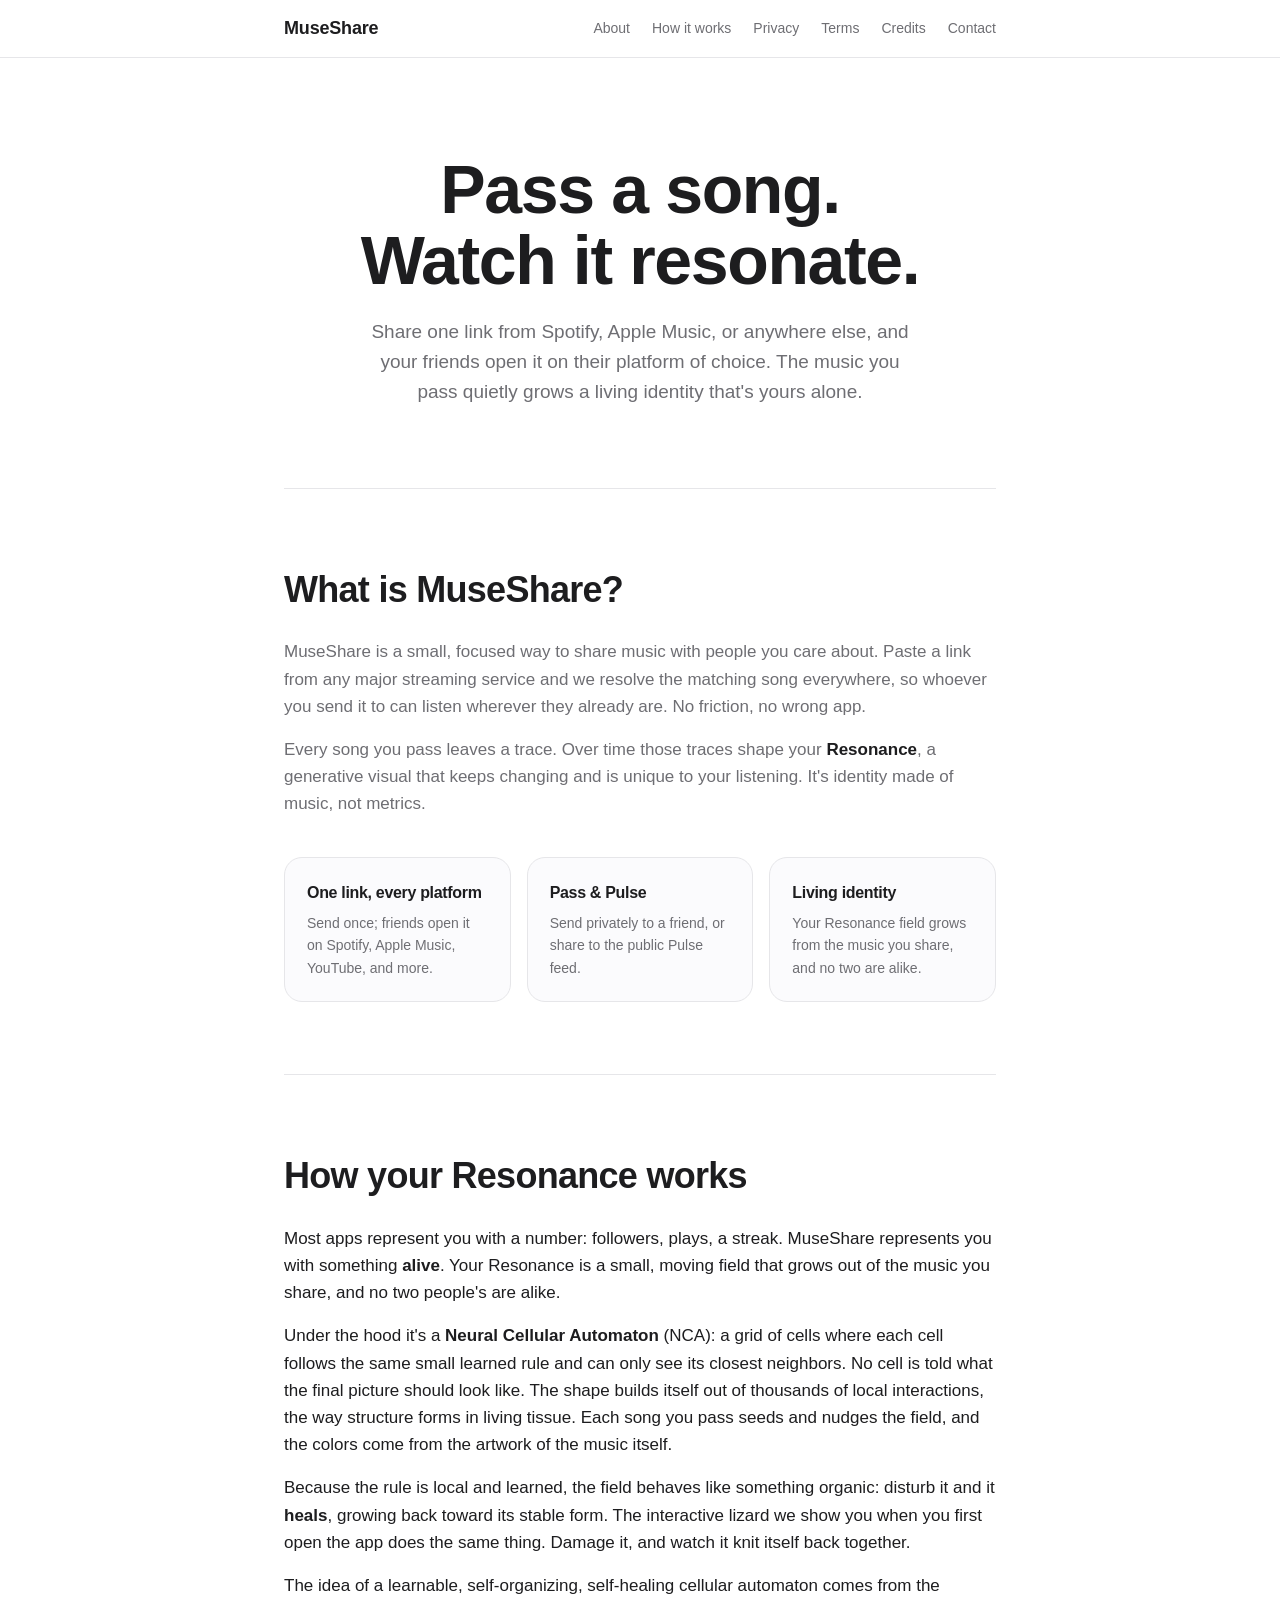
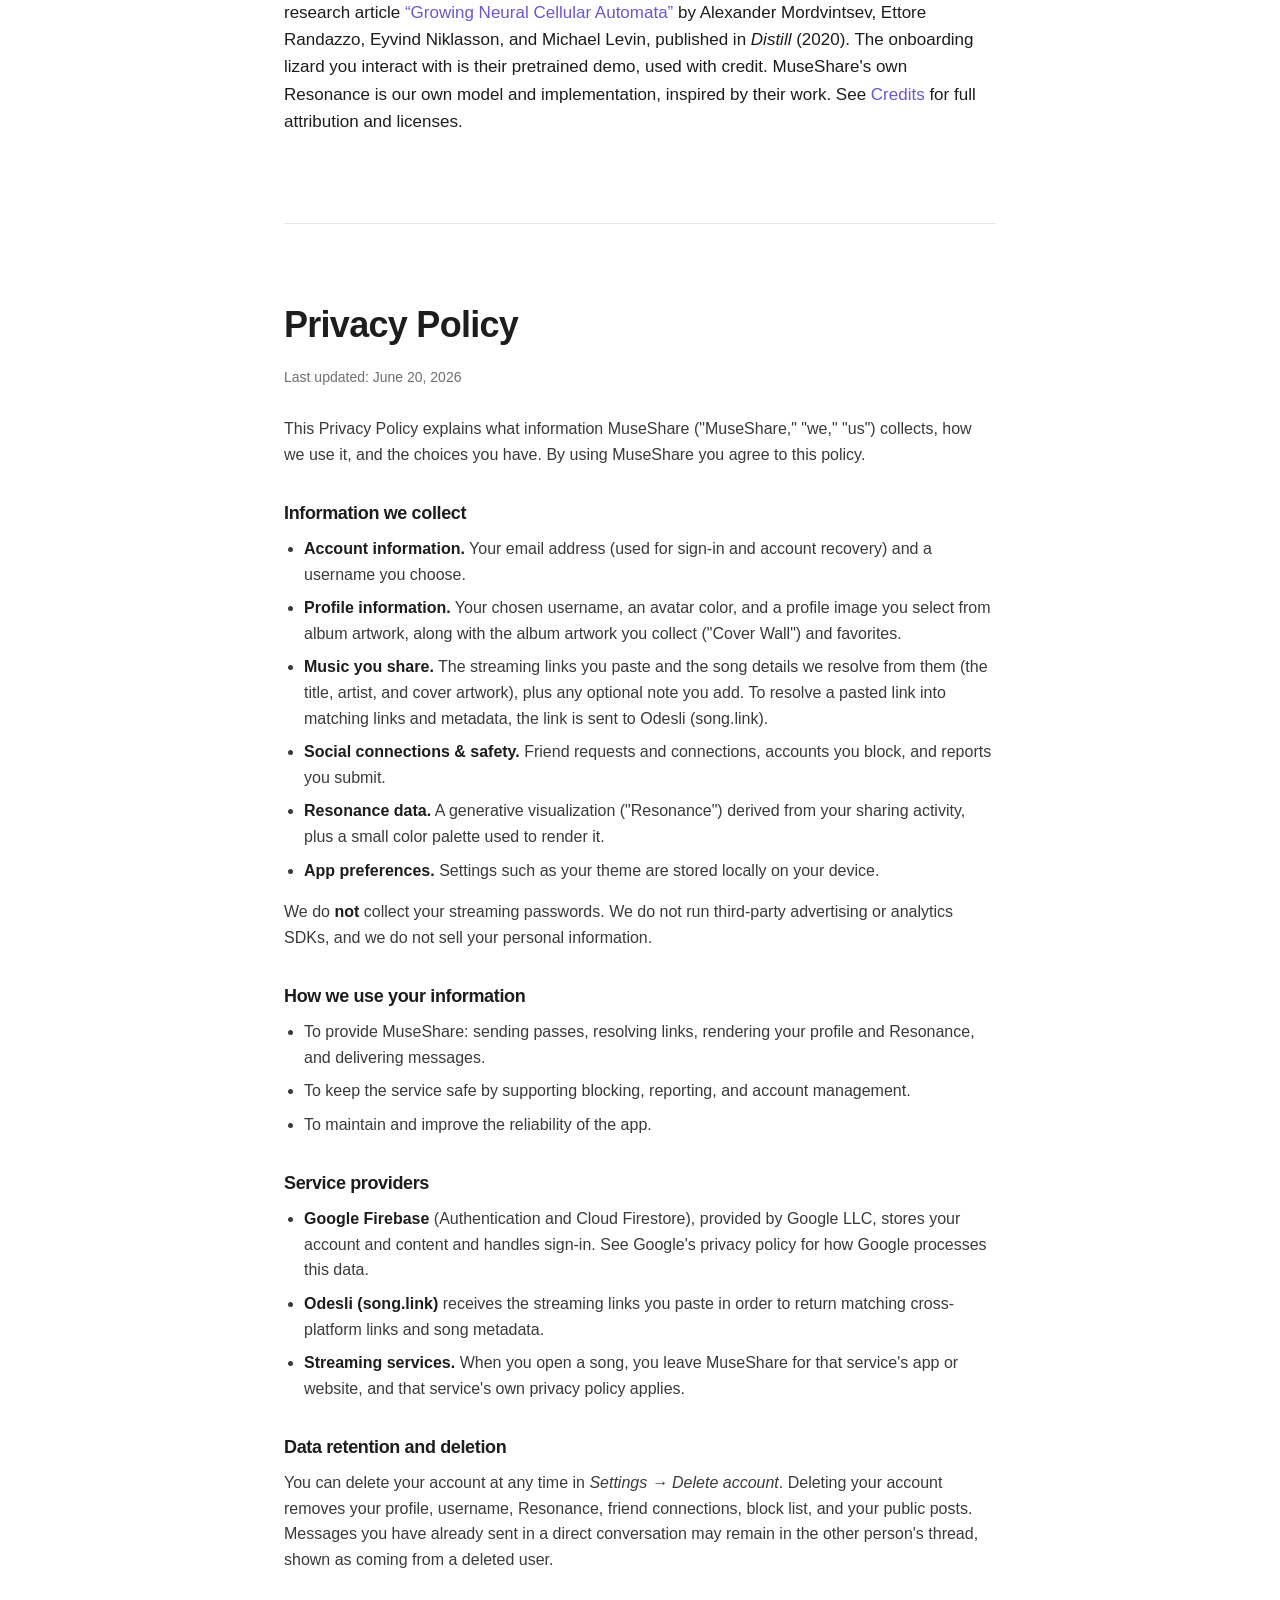
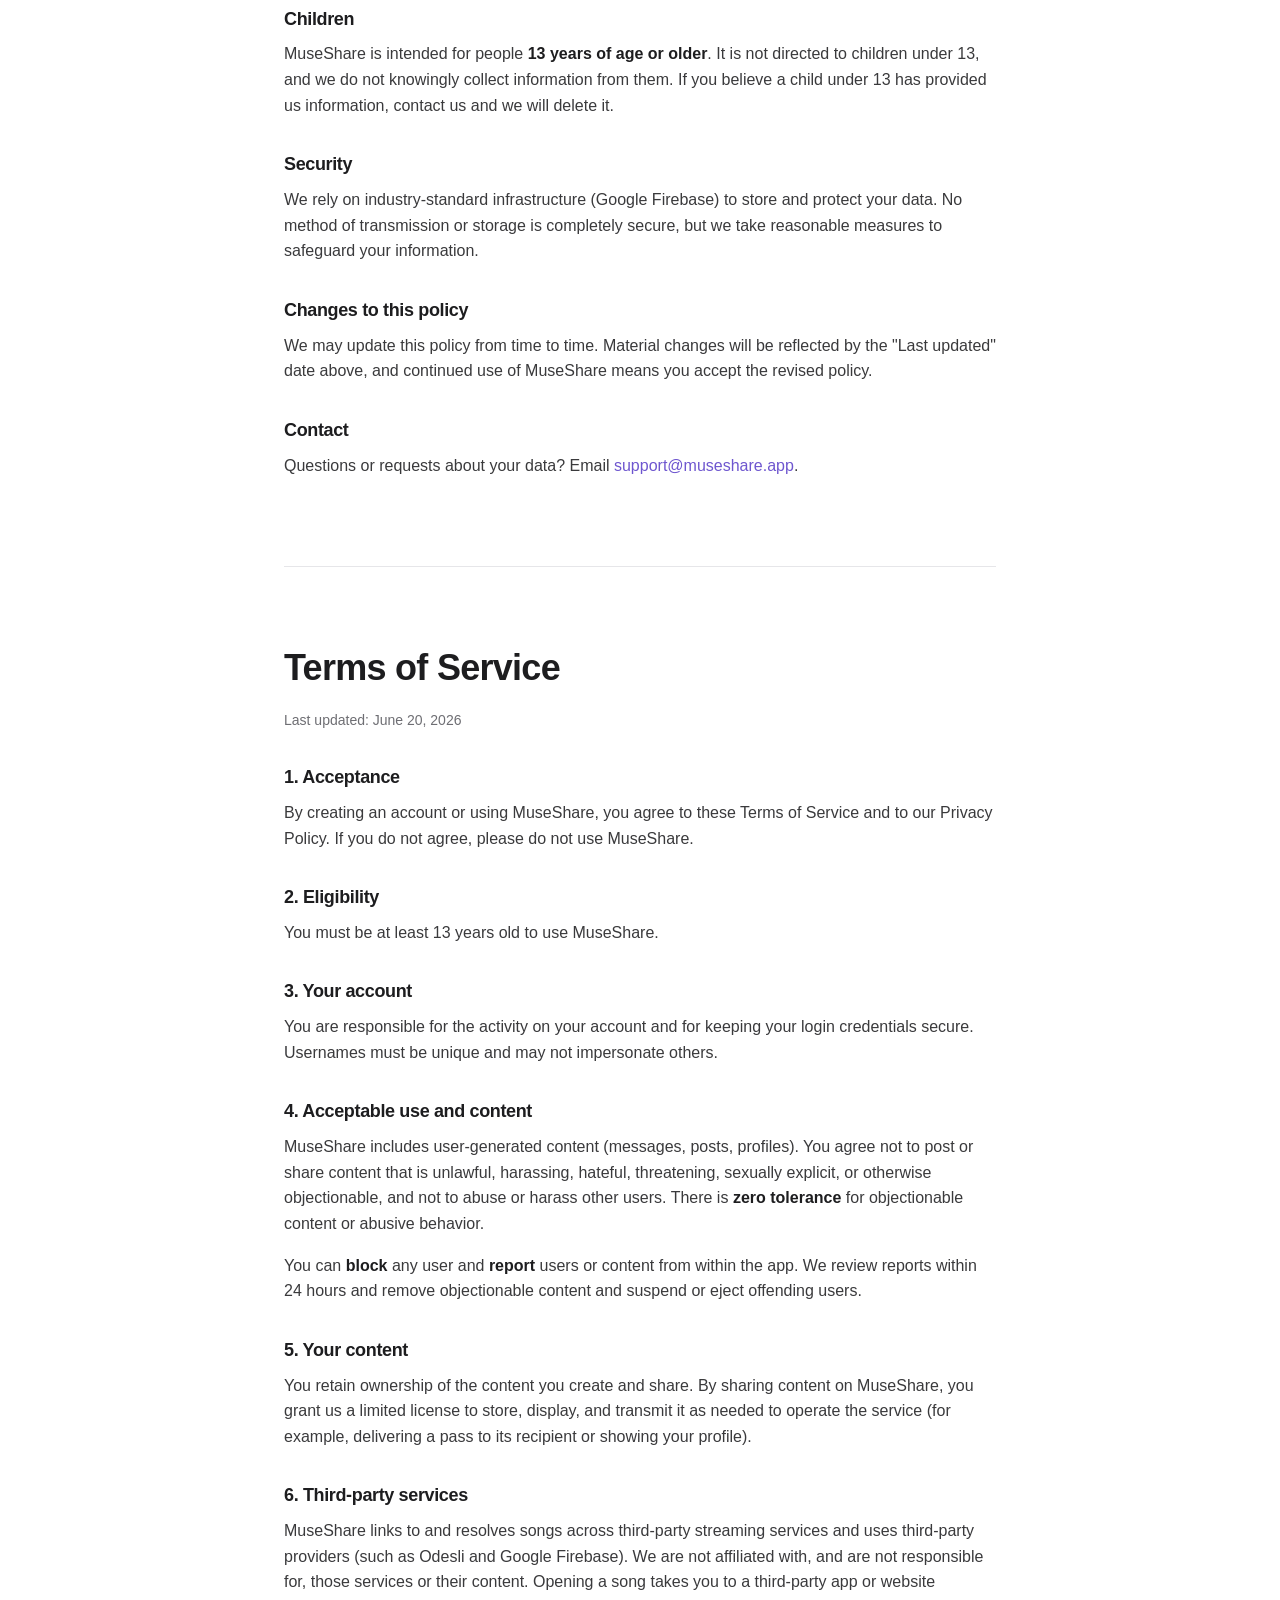
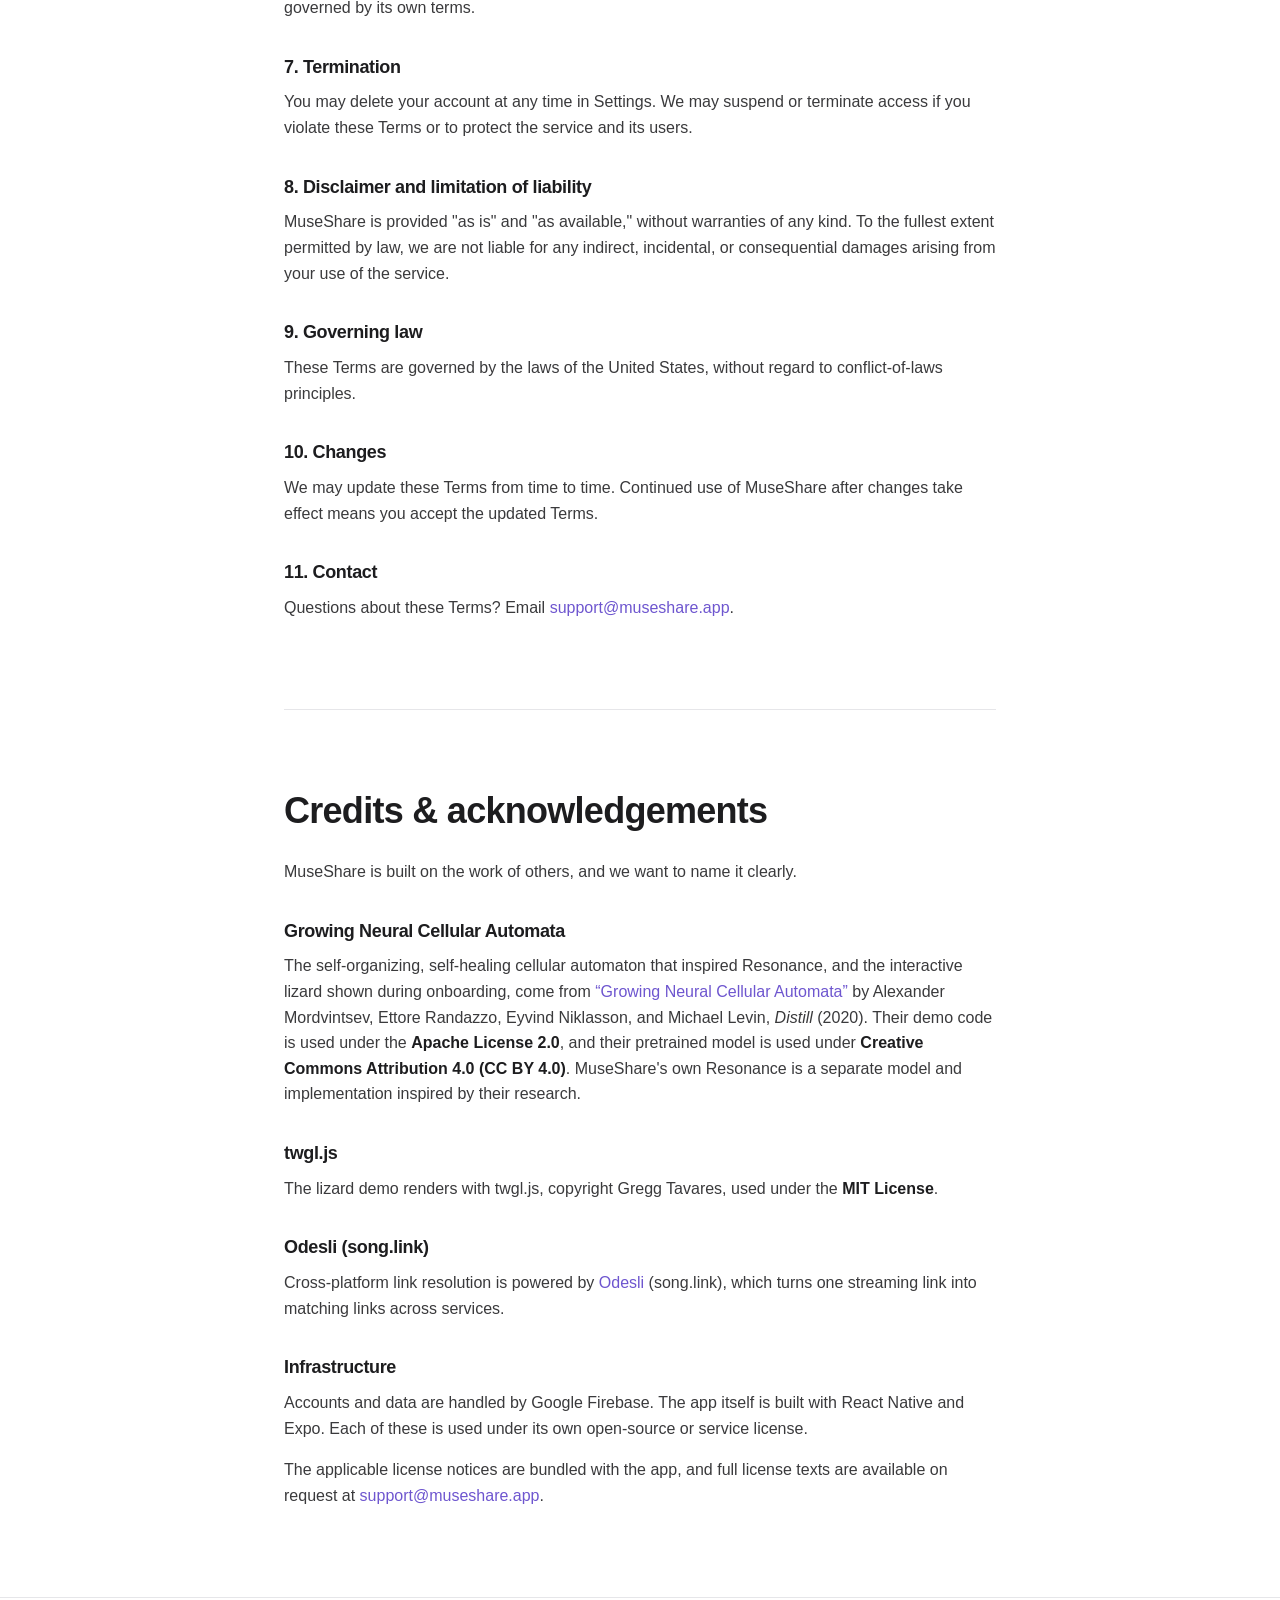
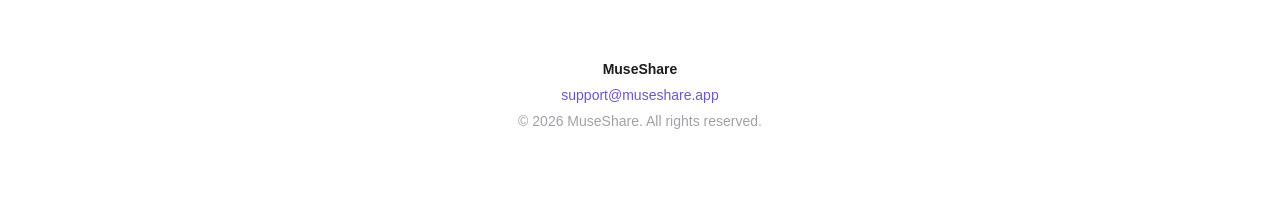
<file: index.html>
<!DOCTYPE html>
<html lang="en">
<head>
  <meta charset="UTF-8" />
  <meta name="viewport" content="width=device-width, initial-scale=1.0" />
  <title>MuseShare. Pass a song, watch it resonate.</title>
  <meta
    name="description"
    content="MuseShare lets you pass one song link and your friends open it on their platform of choice, while your shared music grows a living identity."
  />
  <link rel="stylesheet" href="style.css" />
</head>
<body>
  <header class="nav">
    <div class="nav-inner">
      <a class="wordmark" href="#top">MuseShare</a>
      <nav class="nav-links">
        <a href="#about">About</a>
        <a href="#how-it-works">How it works</a>
        <a href="#privacy">Privacy</a>
        <a href="#terms">Terms</a>
        <a href="#credits">Credits</a>
        <a href="#contact">Contact</a>
      </nav>
    </div>
  </header>

  <main id="top">
    <!-- Hero -->
    <section class="hero">
      <h1>Pass a song.<br />Watch it resonate.</h1>
      <p class="hero-sub">
        Share one link from Spotify, Apple Music, or anywhere else, and your
        friends open it on their platform of choice. The music you pass quietly
        grows a living identity that's yours alone.
      </p>
    </section>

    <!-- About -->
    <section id="about" class="section">
      <h2>What is MuseShare?</h2>
      <p>
        MuseShare is a small, focused way to share music with people you care about.
        Paste a link from any major streaming service and we resolve the matching
        song everywhere, so whoever you send it to can listen wherever they already
        are. No friction, no wrong app.
      </p>
      <p>
        Every song you pass leaves a trace. Over time those traces shape your
        <strong>Resonance</strong>, a generative visual that keeps changing and is
        unique to your listening. It's identity made of music, not metrics.
      </p>
      <div class="feature-grid">
        <div class="feature">
          <h3>One link, every platform</h3>
          <p>Send once; friends open it on Spotify, Apple Music, YouTube, and more.</p>
        </div>
        <div class="feature">
          <h3>Pass &amp; Pulse</h3>
          <p>Send privately to a friend, or share to the public Pulse feed.</p>
        </div>
        <div class="feature">
          <h3>Living identity</h3>
          <p>Your Resonance field grows from the music you share, and no two are alike.</p>
        </div>
      </div>
    </section>

    <!-- How it works -->
    <section id="how-it-works" class="section">
      <h2>How your Resonance works</h2>
      <p>
        Most apps represent you with a number: followers, plays, a streak.
        MuseShare represents you with something <strong>alive</strong>. Your
        Resonance is a small, moving field that grows out of the music you share,
        and no two people's are alike.
      </p>
      <p>
        Under the hood it's a <strong>Neural Cellular Automaton</strong> (NCA): a
        grid of cells where each cell follows the same small learned rule and can
        only see its closest neighbors. No cell is told what the final picture
        should look like. The shape builds itself out of thousands of local
        interactions, the way structure forms in living tissue. Each song you pass
        seeds and nudges the field, and the colors come from the artwork of the
        music itself.
      </p>
      <p>
        Because the rule is local and learned, the field behaves like something
        organic: disturb it and it <strong>heals</strong>, growing back toward its
        stable form. The interactive lizard we show you when you first open the app
        does the same thing. Damage it, and watch it knit itself back together.
      </p>
      <p>
        The idea of a learnable, self-organizing, self-healing cellular automaton
        comes from the research article
        <a href="https://distill.pub/2020/growing-ca/" target="_blank" rel="noopener">
          “Growing Neural Cellular Automata”</a>
        by Alexander Mordvintsev, Ettore Randazzo, Eyvind Niklasson, and Michael
        Levin, published in <em>Distill</em> (2020). The onboarding lizard you
        interact with is their pretrained demo, used with credit. MuseShare's own
        Resonance is our own model and implementation, inspired by their work. See
        <a href="#credits">Credits</a> for full attribution and licenses.
      </p>
    </section>

    <!-- Privacy -->
    <section id="privacy" class="section legal">
      <h2>Privacy Policy</h2>
      <p class="updated">Last updated: June 20, 2026</p>

      <p>
        This Privacy Policy explains what information MuseShare ("MuseShare," "we,"
        "us") collects, how we use it, and the choices you have. By using MuseShare
        you agree to this policy.
      </p>

      <h3>Information we collect</h3>
      <ul>
        <li><strong>Account information.</strong> Your email address (used for sign-in and account recovery) and a username you choose.</li>
        <li><strong>Profile information.</strong> Your chosen username, an avatar color, and a profile image you select from album artwork, along with the album artwork you collect ("Cover Wall") and favorites.</li>
        <li><strong>Music you share.</strong> The streaming links you paste and the song details we resolve from them (the title, artist, and cover artwork), plus any optional note you add. To resolve a pasted link into matching links and metadata, the link is sent to Odesli (song.link).</li>
        <li><strong>Social connections &amp; safety.</strong> Friend requests and connections, accounts you block, and reports you submit.</li>
        <li><strong>Resonance data.</strong> A generative visualization ("Resonance") derived from your sharing activity, plus a small color palette used to render it.</li>
        <li><strong>App preferences.</strong> Settings such as your theme are stored locally on your device.</li>
      </ul>
      <p>
        We do <strong>not</strong> collect your streaming passwords. We do not run
        third-party advertising or analytics SDKs, and we do not sell your personal
        information.
      </p>

      <h3>How we use your information</h3>
      <ul>
        <li>To provide MuseShare: sending passes, resolving links, rendering your profile and Resonance, and delivering messages.</li>
        <li>To keep the service safe by supporting blocking, reporting, and account management.</li>
        <li>To maintain and improve the reliability of the app.</li>
      </ul>

      <h3>Service providers</h3>
      <ul>
        <li><strong>Google Firebase</strong> (Authentication and Cloud Firestore), provided by Google LLC, stores your account and content and handles sign-in. See Google's privacy policy for how Google processes this data.</li>
        <li><strong>Odesli (song.link)</strong> receives the streaming links you paste in order to return matching cross-platform links and song metadata.</li>
        <li><strong>Streaming services.</strong> When you open a song, you leave MuseShare for that service's app or website, and that service's own privacy policy applies.</li>
      </ul>

      <h3>Data retention and deletion</h3>
      <p>
        You can delete your account at any time in <em>Settings → Delete account</em>.
        Deleting your account removes your profile, username, Resonance, friend
        connections, block list, and your public posts. Messages you have already
        sent in a direct conversation may remain in the other person's thread, shown
        as coming from a deleted user.
      </p>

      <h3>Children</h3>
      <p>
        MuseShare is intended for people <strong>13 years of age or older</strong>.
        It is not directed to children under 13, and we do not knowingly collect
        information from them. If you believe a child under 13 has provided us
        information, contact us and we will delete it.
      </p>

      <h3>Security</h3>
      <p>
        We rely on industry-standard infrastructure (Google Firebase) to store and
        protect your data. No method of transmission or storage is completely secure,
        but we take reasonable measures to safeguard your information.
      </p>

      <h3>Changes to this policy</h3>
      <p>
        We may update this policy from time to time. Material changes will be
        reflected by the "Last updated" date above, and continued use of MuseShare
        means you accept the revised policy.
      </p>

      <h3>Contact</h3>
      <p>
        Questions or requests about your data? Email
        <a href="mailto:support@museshare.app">support@museshare.app</a>.
      </p>
    </section>

    <!-- Terms -->
    <section id="terms" class="section legal">
      <h2>Terms of Service</h2>
      <p class="updated">Last updated: June 20, 2026</p>

      <h3>1. Acceptance</h3>
      <p>
        By creating an account or using MuseShare, you agree to these Terms of
        Service and to our Privacy Policy. If you do not agree, please do not use
        MuseShare.
      </p>

      <h3>2. Eligibility</h3>
      <p>You must be at least 13 years old to use MuseShare.</p>

      <h3>3. Your account</h3>
      <p>
        You are responsible for the activity on your account and for keeping your
        login credentials secure. Usernames must be unique and may not impersonate
        others.
      </p>

      <h3>4. Acceptable use and content</h3>
      <p>
        MuseShare includes user-generated content (messages, posts, profiles). You
        agree not to post or share content that is unlawful, harassing, hateful,
        threatening, sexually explicit, or otherwise objectionable, and not to abuse
        or harass other users. There is <strong>zero tolerance</strong> for
        objectionable content or abusive behavior.
      </p>
      <p>
        You can <strong>block</strong> any user and <strong>report</strong> users or
        content from within the app. We review reports within 24 hours and remove
        objectionable content and suspend or eject offending users.
      </p>

      <h3>5. Your content</h3>
      <p>
        You retain ownership of the content you create and share. By sharing content
        on MuseShare, you grant us a limited license to store, display, and transmit
        it as needed to operate the service (for example, delivering a pass to its
        recipient or showing your profile).
      </p>

      <h3>6. Third-party services</h3>
      <p>
        MuseShare links to and resolves songs across third-party streaming services
        and uses third-party providers (such as Odesli and Google Firebase). We are
        not affiliated with, and are not responsible for, those services or their
        content. Opening a song takes you to a third-party app or website governed by
        its own terms.
      </p>

      <h3>7. Termination</h3>
      <p>
        You may delete your account at any time in Settings. We may suspend or
        terminate access if you violate these Terms or to protect the service and its
        users.
      </p>

      <h3>8. Disclaimer and limitation of liability</h3>
      <p>
        MuseShare is provided "as is" and "as available," without warranties of any
        kind. To the fullest extent permitted by law, we are not liable for any
        indirect, incidental, or consequential damages arising from your use of the
        service.
      </p>

      <h3>9. Governing law</h3>
      <p>
        These Terms are governed by the laws of the United States, without
        regard to conflict-of-laws principles.
      </p>

      <h3>10. Changes</h3>
      <p>
        We may update these Terms from time to time. Continued use of MuseShare after
        changes take effect means you accept the updated Terms.
      </p>

      <h3>11. Contact</h3>
      <p>
        Questions about these Terms? Email
        <a href="mailto:support@museshare.app">support@museshare.app</a>.
      </p>
    </section>

    <!-- Credits -->
    <section id="credits" class="section legal">
      <h2>Credits &amp; acknowledgements</h2>
      <p>
        MuseShare is built on the work of others, and we want to name it clearly.
      </p>

      <h3>Growing Neural Cellular Automata</h3>
      <p>
        The self-organizing, self-healing cellular automaton that inspired
        Resonance, and the interactive lizard shown during onboarding, come from
        <a href="https://distill.pub/2020/growing-ca/" target="_blank" rel="noopener">“Growing
        Neural Cellular Automata”</a> by Alexander Mordvintsev, Ettore Randazzo,
        Eyvind Niklasson, and Michael Levin, <em>Distill</em> (2020). Their demo
        code is used under the <strong>Apache License 2.0</strong>, and their
        pretrained model is used under
        <strong>Creative Commons Attribution 4.0 (CC&nbsp;BY&nbsp;4.0)</strong>.
        MuseShare's own Resonance is a separate model and implementation inspired
        by their research.
      </p>

      <h3>twgl.js</h3>
      <p>
        The lizard demo renders with twgl.js, copyright Gregg Tavares, used under
        the <strong>MIT License</strong>.
      </p>

      <h3>Odesli (song.link)</h3>
      <p>
        Cross-platform link resolution is powered by
        <a href="https://odesli.co" target="_blank" rel="noopener">Odesli</a>
        (song.link), which turns one streaming link into matching links across
        services.
      </p>

      <h3>Infrastructure</h3>
      <p>
        Accounts and data are handled by Google Firebase. The app itself is built
        with React Native and Expo. Each of these is used under its own
        open-source or service license.
      </p>

      <p>
        The applicable license notices are bundled with the app, and full license
        texts are available on request at
        <a href="mailto:support@museshare.app">support@museshare.app</a>.
      </p>
    </section>
  </main>

  <footer id="contact" class="footer">
    <p class="footer-mark">MuseShare</p>
    <p>
      <a href="mailto:support@museshare.app">support@museshare.app</a>
    </p>
    <p class="footer-fine">© 2026 MuseShare. All rights reserved.</p>
  </footer>
</body>
</html>
</file>
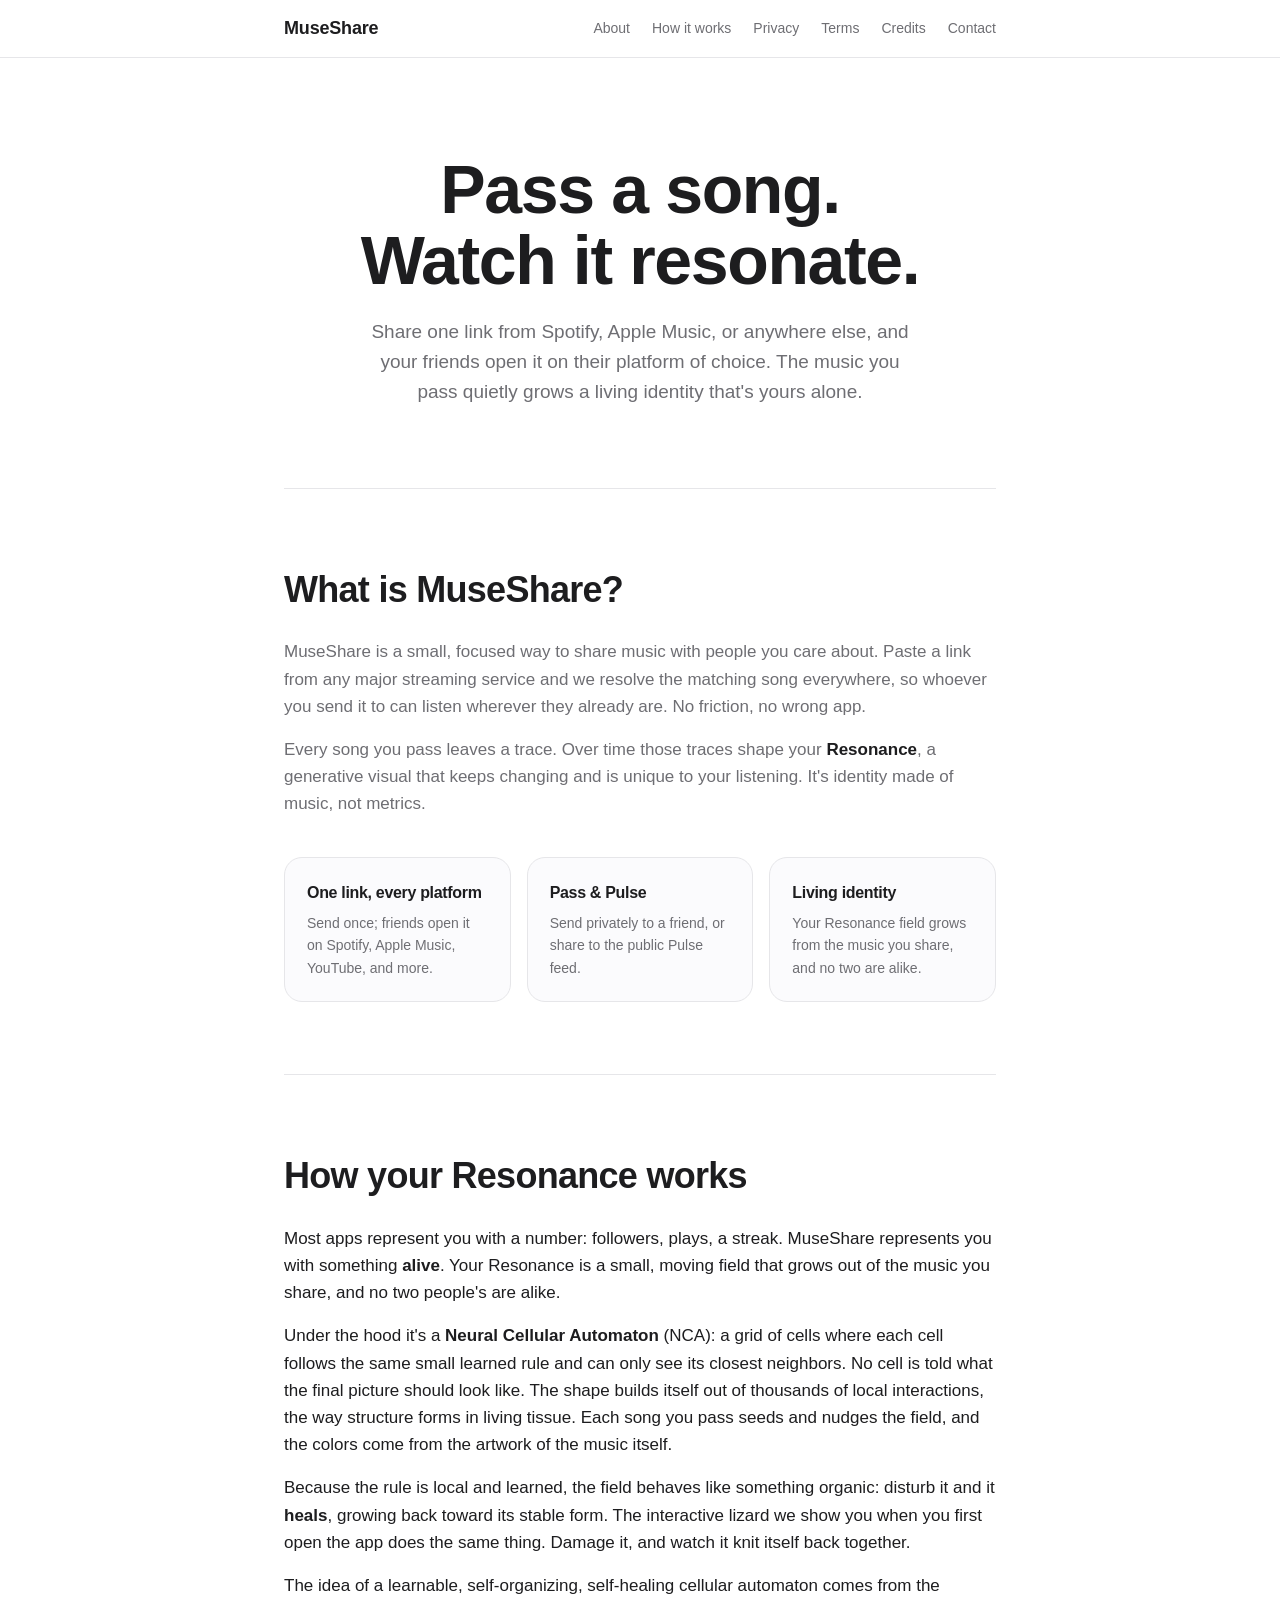
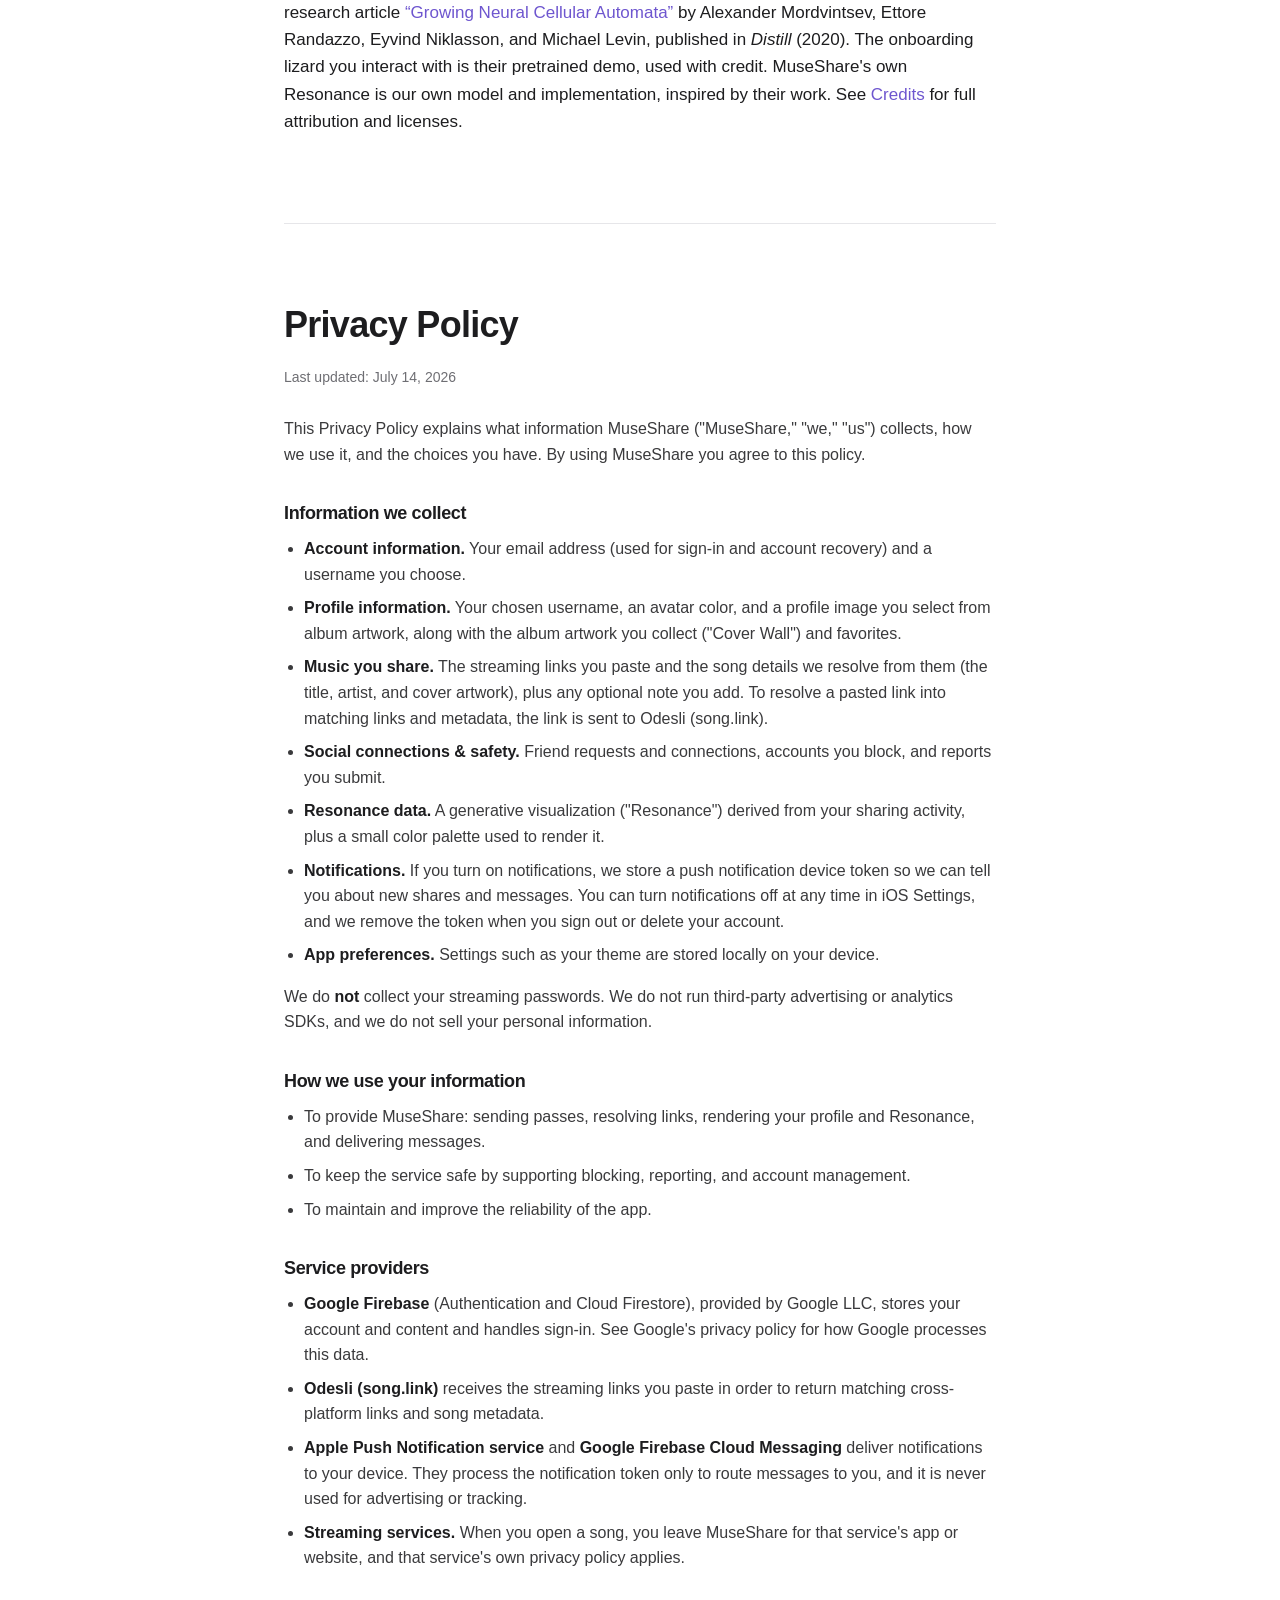
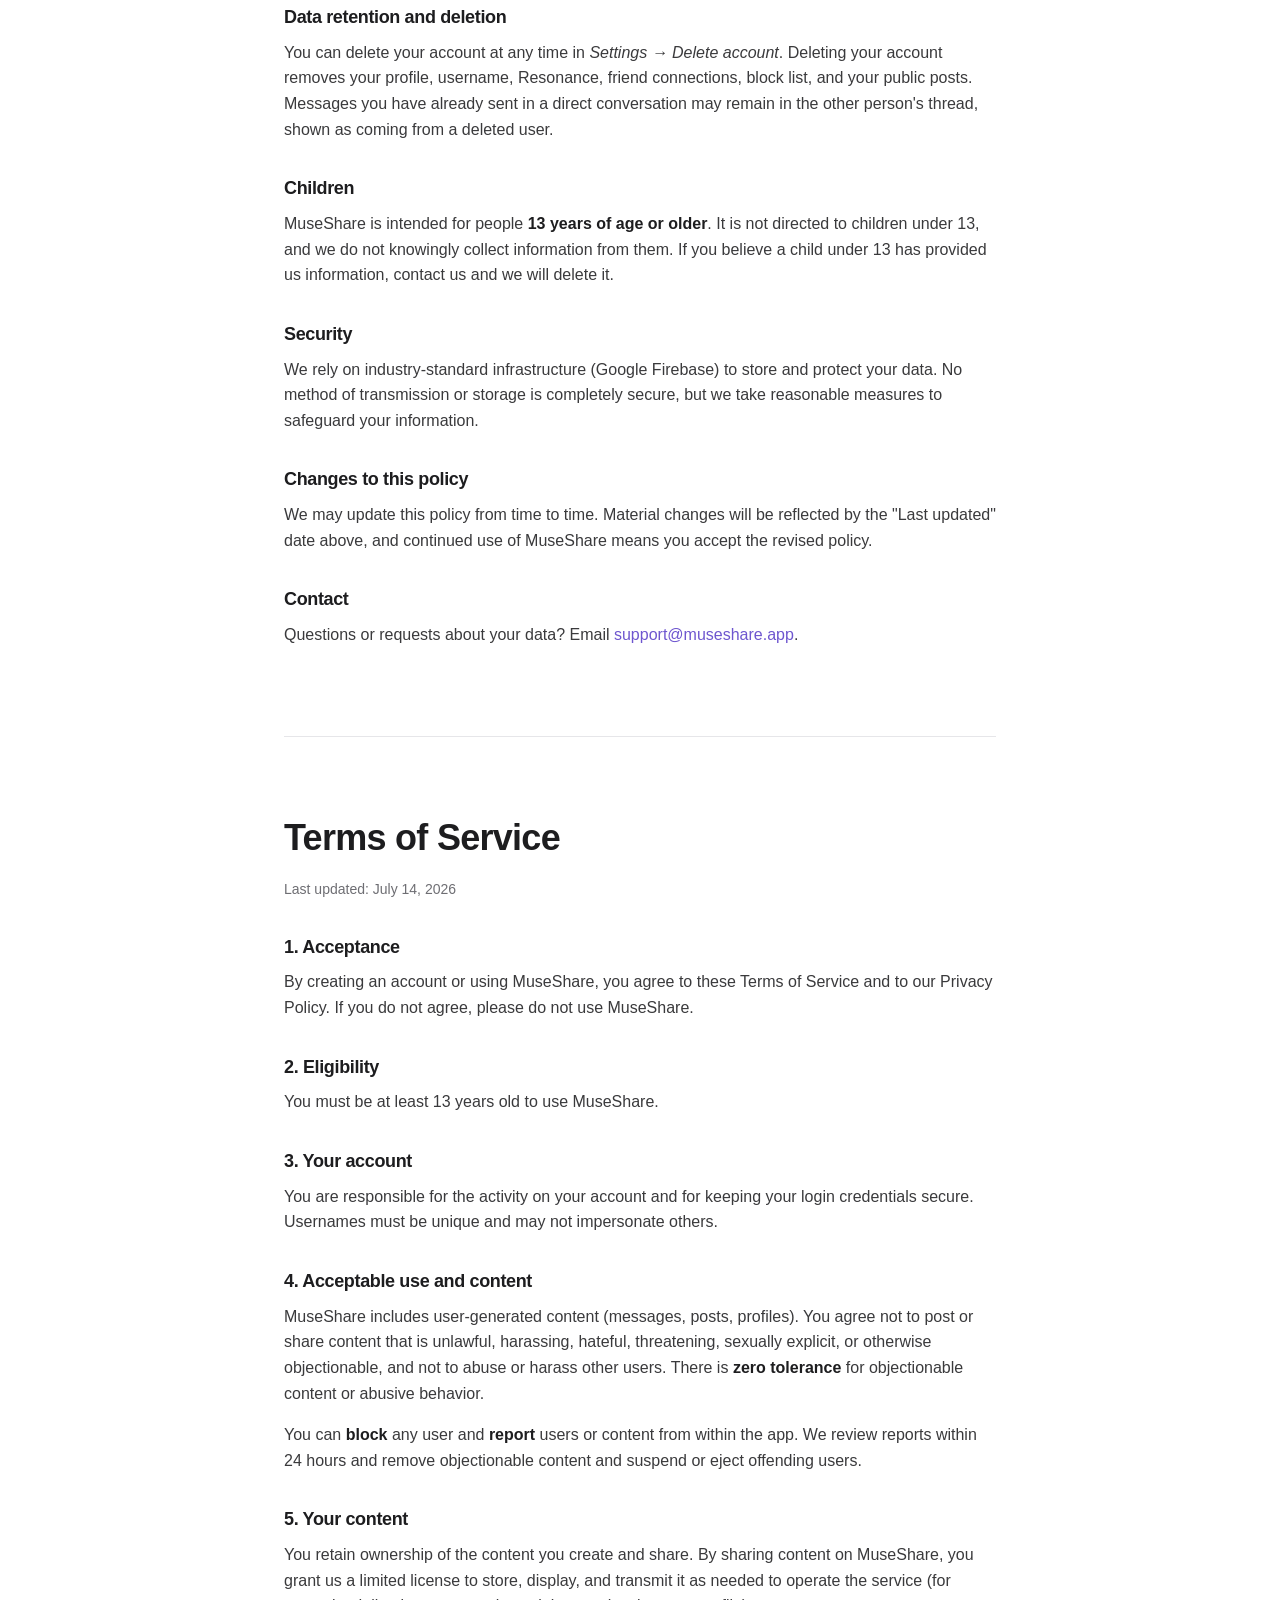
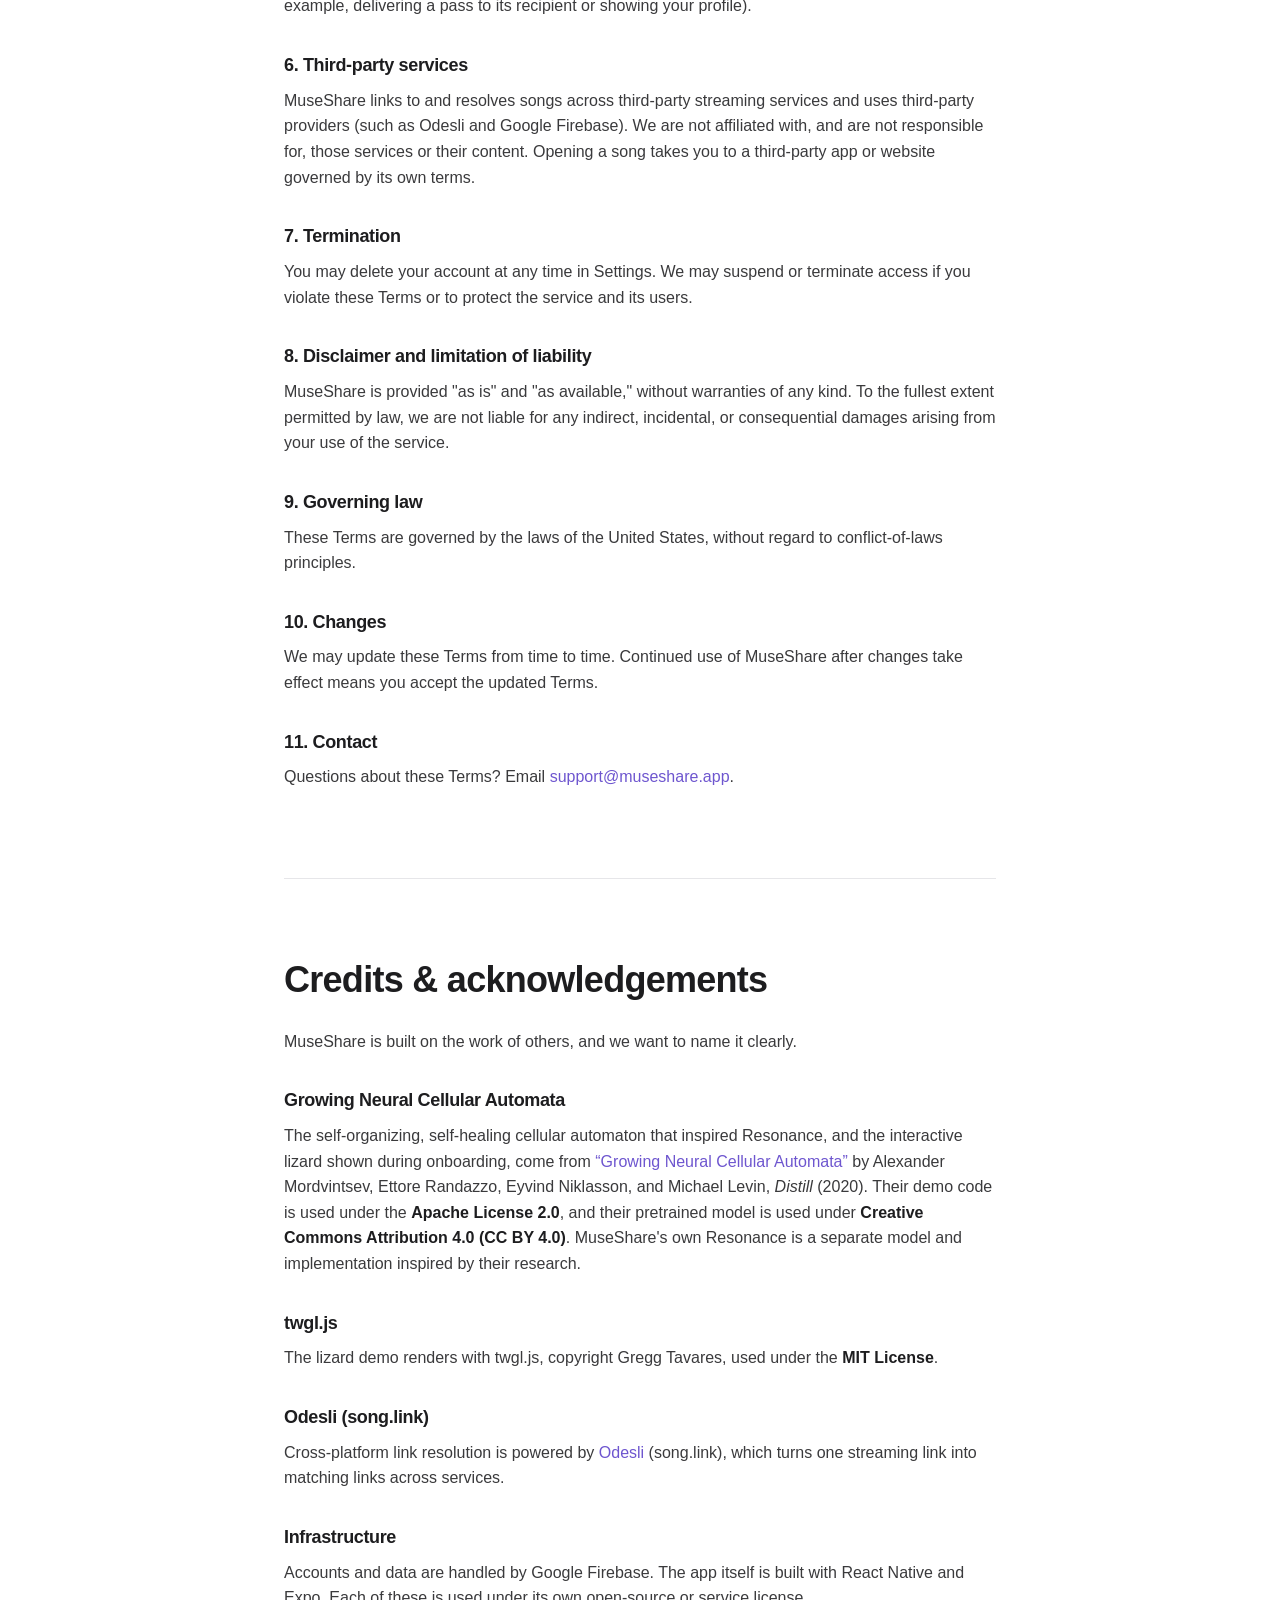
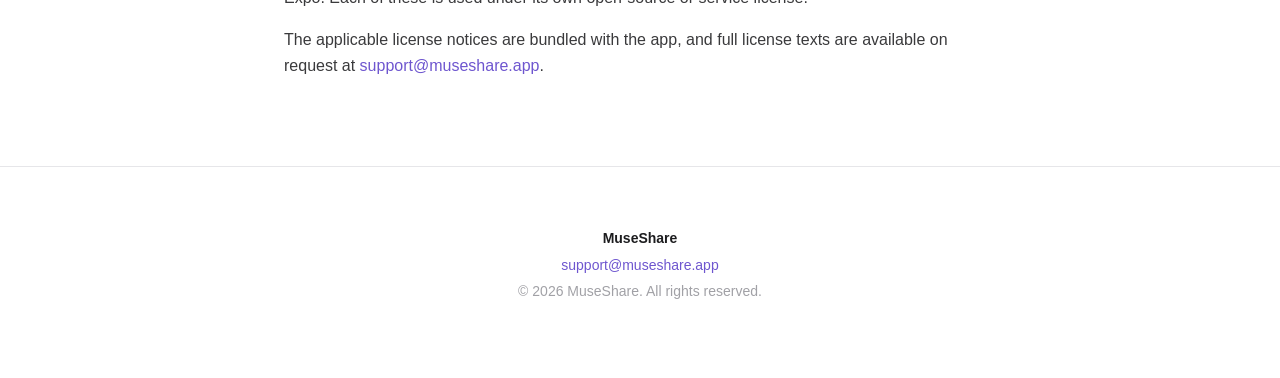
<file: index copy.html>
<!DOCTYPE html>
<html lang="en">
<head>
  <meta charset="UTF-8" />
  <meta name="viewport" content="width=device-width, initial-scale=1.0" />
  <title>MuseShare. Pass a song, watch it resonate.</title>
  <meta
    name="description"
    content="MuseShare lets you pass one song link and your friends open it on their platform of choice, while your shared music grows a living identity."
  />
  <link rel="stylesheet" href="style.css" />
</head>
<body>
  <header class="nav">
    <div class="nav-inner">
      <a class="wordmark" href="#top">MuseShare</a>
      <nav class="nav-links">
        <a href="#about">About</a>
        <a href="#how-it-works">How it works</a>
        <a href="#privacy">Privacy</a>
        <a href="#terms">Terms</a>
        <a href="#credits">Credits</a>
        <a href="#contact">Contact</a>
      </nav>
    </div>
  </header>

  <main id="top">
    <!-- Hero -->
    <section class="hero">
      <h1>Pass a song.<br />Watch it resonate.</h1>
      <p class="hero-sub">
        Share one link from Spotify, Apple Music, or anywhere else, and your
        friends open it on their platform of choice. The music you pass quietly
        grows a living identity that's yours alone.
      </p>
    </section>

    <!-- About -->
    <section id="about" class="section">
      <h2>What is MuseShare?</h2>
      <p>
        MuseShare is a small, focused way to share music with people you care about.
        Paste a link from any major streaming service and we resolve the matching
        song everywhere, so whoever you send it to can listen wherever they already
        are. No friction, no wrong app.
      </p>
      <p>
        Every song you pass leaves a trace. Over time those traces shape your
        <strong>Resonance</strong>, a generative visual that keeps changing and is
        unique to your listening. It's identity made of music, not metrics.
      </p>
      <div class="feature-grid">
        <div class="feature">
          <h3>One link, every platform</h3>
          <p>Send once; friends open it on Spotify, Apple Music, YouTube, and more.</p>
        </div>
        <div class="feature">
          <h3>Pass &amp; Pulse</h3>
          <p>Send privately to a friend, or share to the public Pulse feed.</p>
        </div>
        <div class="feature">
          <h3>Living identity</h3>
          <p>Your Resonance field grows from the music you share, and no two are alike.</p>
        </div>
      </div>
    </section>

    <!-- How it works -->
    <section id="how-it-works" class="section">
      <h2>How your Resonance works</h2>
      <p>
        Most apps represent you with a number: followers, plays, a streak.
        MuseShare represents you with something <strong>alive</strong>. Your
        Resonance is a small, moving field that grows out of the music you share,
        and no two people's are alike.
      </p>
      <p>
        Under the hood it's a <strong>Neural Cellular Automaton</strong> (NCA): a
        grid of cells where each cell follows the same small learned rule and can
        only see its closest neighbors. No cell is told what the final picture
        should look like. The shape builds itself out of thousands of local
        interactions, the way structure forms in living tissue. Each song you pass
        seeds and nudges the field, and the colors come from the artwork of the
        music itself.
      </p>
      <p>
        Because the rule is local and learned, the field behaves like something
        organic: disturb it and it <strong>heals</strong>, growing back toward its
        stable form. The interactive lizard we show you when you first open the app
        does the same thing. Damage it, and watch it knit itself back together.
      </p>
      <p>
        The idea of a learnable, self-organizing, self-healing cellular automaton
        comes from the research article
        <a href="https://distill.pub/2020/growing-ca/" target="_blank" rel="noopener">
          “Growing Neural Cellular Automata”</a>
        by Alexander Mordvintsev, Ettore Randazzo, Eyvind Niklasson, and Michael
        Levin, published in <em>Distill</em> (2020). The onboarding lizard you
        interact with is their pretrained demo, used with credit. MuseShare's own
        Resonance is our own model and implementation, inspired by their work. See
        <a href="#credits">Credits</a> for full attribution and licenses.
      </p>
    </section>

    <!-- Privacy -->
    <section id="privacy" class="section legal">
      <h2>Privacy Policy</h2>
      <p class="updated">Last updated: July 14, 2026</p>

      <p>
        This Privacy Policy explains what information MuseShare ("MuseShare," "we,"
        "us") collects, how we use it, and the choices you have. By using MuseShare
        you agree to this policy.
      </p>

      <h3>Information we collect</h3>
      <ul>
        <li><strong>Account information.</strong> Your email address (used for sign-in and account recovery) and a username you choose.</li>
        <li><strong>Profile information.</strong> Your chosen username, an avatar color, and a profile image you select from album artwork, along with the album artwork you collect ("Cover Wall") and favorites.</li>
        <li><strong>Music you share.</strong> The streaming links you paste and the song details we resolve from them (the title, artist, and cover artwork), plus any optional note you add. To resolve a pasted link into matching links and metadata, the link is sent to Odesli (song.link).</li>
        <li><strong>Social connections &amp; safety.</strong> Friend requests and connections, accounts you block, and reports you submit.</li>
        <li><strong>Resonance data.</strong> A generative visualization ("Resonance") derived from your sharing activity, plus a small color palette used to render it.</li>
        <li><strong>Notifications.</strong> If you turn on notifications, we store a push notification device token so we can tell you about new shares and messages. You can turn notifications off at any time in iOS Settings, and we remove the token when you sign out or delete your account.</li>
        <li><strong>App preferences.</strong> Settings such as your theme are stored locally on your device.</li>
      </ul>
      <p>
        We do <strong>not</strong> collect your streaming passwords. We do not run
        third-party advertising or analytics SDKs, and we do not sell your personal
        information.
      </p>

      <h3>How we use your information</h3>
      <ul>
        <li>To provide MuseShare: sending passes, resolving links, rendering your profile and Resonance, and delivering messages.</li>
        <li>To keep the service safe by supporting blocking, reporting, and account management.</li>
        <li>To maintain and improve the reliability of the app.</li>
      </ul>

      <h3>Service providers</h3>
      <ul>
        <li><strong>Google Firebase</strong> (Authentication and Cloud Firestore), provided by Google LLC, stores your account and content and handles sign-in. See Google's privacy policy for how Google processes this data.</li>
        <li><strong>Odesli (song.link)</strong> receives the streaming links you paste in order to return matching cross-platform links and song metadata.</li>
        <li><strong>Apple Push Notification service</strong> and <strong>Google Firebase Cloud Messaging</strong> deliver notifications to your device. They process the notification token only to route messages to you, and it is never used for advertising or tracking.</li>
        <li><strong>Streaming services.</strong> When you open a song, you leave MuseShare for that service's app or website, and that service's own privacy policy applies.</li>
      </ul>

      <h3>Data retention and deletion</h3>
      <p>
        You can delete your account at any time in <em>Settings → Delete account</em>.
        Deleting your account removes your profile, username, Resonance, friend
        connections, block list, and your public posts. Messages you have already
        sent in a direct conversation may remain in the other person's thread, shown
        as coming from a deleted user.
      </p>

      <h3>Children</h3>
      <p>
        MuseShare is intended for people <strong>13 years of age or older</strong>.
        It is not directed to children under 13, and we do not knowingly collect
        information from them. If you believe a child under 13 has provided us
        information, contact us and we will delete it.
      </p>

      <h3>Security</h3>
      <p>
        We rely on industry-standard infrastructure (Google Firebase) to store and
        protect your data. No method of transmission or storage is completely secure,
        but we take reasonable measures to safeguard your information.
      </p>

      <h3>Changes to this policy</h3>
      <p>
        We may update this policy from time to time. Material changes will be
        reflected by the "Last updated" date above, and continued use of MuseShare
        means you accept the revised policy.
      </p>

      <h3>Contact</h3>
      <p>
        Questions or requests about your data? Email
        <a href="mailto:support@museshare.app">support@museshare.app</a>.
      </p>
    </section>

    <!-- Terms -->
    <section id="terms" class="section legal">
      <h2>Terms of Service</h2>
      <p class="updated">Last updated: July 14, 2026</p>

      <h3>1. Acceptance</h3>
      <p>
        By creating an account or using MuseShare, you agree to these Terms of
        Service and to our Privacy Policy. If you do not agree, please do not use
        MuseShare.
      </p>

      <h3>2. Eligibility</h3>
      <p>You must be at least 13 years old to use MuseShare.</p>

      <h3>3. Your account</h3>
      <p>
        You are responsible for the activity on your account and for keeping your
        login credentials secure. Usernames must be unique and may not impersonate
        others.
      </p>

      <h3>4. Acceptable use and content</h3>
      <p>
        MuseShare includes user-generated content (messages, posts, profiles). You
        agree not to post or share content that is unlawful, harassing, hateful,
        threatening, sexually explicit, or otherwise objectionable, and not to abuse
        or harass other users. There is <strong>zero tolerance</strong> for
        objectionable content or abusive behavior.
      </p>
      <p>
        You can <strong>block</strong> any user and <strong>report</strong> users or
        content from within the app. We review reports within 24 hours and remove
        objectionable content and suspend or eject offending users.
      </p>

      <h3>5. Your content</h3>
      <p>
        You retain ownership of the content you create and share. By sharing content
        on MuseShare, you grant us a limited license to store, display, and transmit
        it as needed to operate the service (for example, delivering a pass to its
        recipient or showing your profile).
      </p>

      <h3>6. Third-party services</h3>
      <p>
        MuseShare links to and resolves songs across third-party streaming services
        and uses third-party providers (such as Odesli and Google Firebase). We are
        not affiliated with, and are not responsible for, those services or their
        content. Opening a song takes you to a third-party app or website governed by
        its own terms.
      </p>

      <h3>7. Termination</h3>
      <p>
        You may delete your account at any time in Settings. We may suspend or
        terminate access if you violate these Terms or to protect the service and its
        users.
      </p>

      <h3>8. Disclaimer and limitation of liability</h3>
      <p>
        MuseShare is provided "as is" and "as available," without warranties of any
        kind. To the fullest extent permitted by law, we are not liable for any
        indirect, incidental, or consequential damages arising from your use of the
        service.
      </p>

      <h3>9. Governing law</h3>
      <p>
        These Terms are governed by the laws of the United States, without
        regard to conflict-of-laws principles.
      </p>

      <h3>10. Changes</h3>
      <p>
        We may update these Terms from time to time. Continued use of MuseShare after
        changes take effect means you accept the updated Terms.
      </p>

      <h3>11. Contact</h3>
      <p>
        Questions about these Terms? Email
        <a href="mailto:support@museshare.app">support@museshare.app</a>.
      </p>
    </section>

    <!-- Credits -->
    <section id="credits" class="section legal">
      <h2>Credits &amp; acknowledgements</h2>
      <p>
        MuseShare is built on the work of others, and we want to name it clearly.
      </p>

      <h3>Growing Neural Cellular Automata</h3>
      <p>
        The self-organizing, self-healing cellular automaton that inspired
        Resonance, and the interactive lizard shown during onboarding, come from
        <a href="https://distill.pub/2020/growing-ca/" target="_blank" rel="noopener">“Growing
        Neural Cellular Automata”</a> by Alexander Mordvintsev, Ettore Randazzo,
        Eyvind Niklasson, and Michael Levin, <em>Distill</em> (2020). Their demo
        code is used under the <strong>Apache License 2.0</strong>, and their
        pretrained model is used under
        <strong>Creative Commons Attribution 4.0 (CC&nbsp;BY&nbsp;4.0)</strong>.
        MuseShare's own Resonance is a separate model and implementation inspired
        by their research.
      </p>

      <h3>twgl.js</h3>
      <p>
        The lizard demo renders with twgl.js, copyright Gregg Tavares, used under
        the <strong>MIT License</strong>.
      </p>

      <h3>Odesli (song.link)</h3>
      <p>
        Cross-platform link resolution is powered by
        <a href="https://odesli.co" target="_blank" rel="noopener">Odesli</a>
        (song.link), which turns one streaming link into matching links across
        services.
      </p>

      <h3>Infrastructure</h3>
      <p>
        Accounts and data are handled by Google Firebase. The app itself is built
        with React Native and Expo. Each of these is used under its own
        open-source or service license.
      </p>

      <p>
        The applicable license notices are bundled with the app, and full license
        texts are available on request at
        <a href="mailto:support@museshare.app">support@museshare.app</a>.
      </p>
    </section>
  </main>

  <footer id="contact" class="footer">
    <p class="footer-mark">MuseShare</p>
    <p>
      <a href="mailto:support@museshare.app">support@museshare.app</a>
    </p>
    <p class="footer-fine">© 2026 MuseShare. All rights reserved.</p>
  </footer>
</body>
</html>
</file>
<file: style.css>
:root {
  --bg: #ffffff;
  --bg-soft: #fbfbfd;
  --ink: #1d1d1f;
  --ink-soft: #6e6e73;
  --hairline: #e6e6e9;
  --accent: #6e56cf; 
  --maxw: 760px;
  --radius: 18px;
}

* {
  box-sizing: border-box;
}

html {
  scroll-behavior: smooth;
  -webkit-text-size-adjust: 100%;
}

body {
  margin: 0;
  background: var(--bg);
  color: var(--ink);
  font-family: -apple-system, BlinkMacSystemFont, "SF Pro Text", "Helvetica Neue",
    Helvetica, Arial, sans-serif;
  line-height: 1.6;
  -webkit-font-smoothing: antialiased;
  text-rendering: optimizeLegibility;
}

a {
  color: var(--accent);
  text-decoration: none;
}
a:hover {
  text-decoration: underline;
}

/* ── Sticky nav ─────────────────────────────────────────────── */
.nav {
  position: sticky;
  top: 0;
  z-index: 10;
  background: rgba(255, 255, 255, 0.72);
  backdrop-filter: saturate(180%) blur(20px);
  -webkit-backdrop-filter: saturate(180%) blur(20px);
  border-bottom: 1px solid var(--hairline);
}
.nav-inner {
  max-width: var(--maxw);
  margin: 0 auto;
  padding: 14px 24px;
  display: flex;
  align-items: center;
  justify-content: space-between;
}
.wordmark {
  color: var(--ink);
  font-weight: 700;
  font-size: 18px;
  letter-spacing: -0.01em;
}
.wordmark:hover {
  text-decoration: none;
}
.nav-links {
  display: flex;
  gap: 22px;
}
.nav-links a {
  color: var(--ink-soft);
  font-size: 14px;
  font-weight: 500;
}
.nav-links a:hover {
  color: var(--ink);
  text-decoration: none;
}

/* ── Layout ─────────────────────────────────────────────────── */
main {
  max-width: var(--maxw);
  margin: 0 auto;
  padding: 0 24px;
}

.section {
  padding: 72px 0;
  border-top: 1px solid var(--hairline);
  scroll-margin-top: 80px;
}

h1,
h2,
h3 {
  letter-spacing: -0.02em;
  color: var(--ink);
}

/* ── Hero ───────────────────────────────────────────────────── */
.hero {
  padding: 96px 0 80px;
  text-align: center;
}
.hero h1 {
  font-size: clamp(40px, 7vw, 68px);
  line-height: 1.05;
  font-weight: 700;
  margin: 0 0 20px;
}
.hero-sub {
  max-width: 540px;
  margin: 0 auto;
  font-size: 19px;
  color: var(--ink-soft);
}

/* ── Sections ───────────────────────────────────────────────── */
.section h2 {
  font-size: clamp(28px, 4vw, 36px);
  font-weight: 700;
  margin: 0 0 20px;
}
.section h3 {
  font-size: 18px;
  font-weight: 600;
  margin: 32px 0 8px;
}
.section p {
  font-size: 17px;
  margin: 0 0 16px;
}

#about p {
  color: var(--ink-soft);
}
#about p strong {
  color: var(--ink);
}

/* feature grid */
.feature-grid {
  display: grid;
  grid-template-columns: repeat(auto-fit, minmax(200px, 1fr));
  gap: 16px;
  margin-top: 40px;
}
.feature {
  background: var(--bg-soft);
  border: 1px solid var(--hairline);
  border-radius: var(--radius);
  padding: 22px;
}
.feature h3 {
  margin: 0 0 6px;
  font-size: 16px;
  font-weight: 600;
}
.feature p {
  margin: 0;
  font-size: 14px;
  color: var(--ink-soft);
}

/* ── Legal blocks ───────────────────────────────────────────── */
.legal .updated {
  color: var(--ink-soft);
  font-size: 14px;
  margin-top: -8px;
  margin-bottom: 28px;
}
.legal p,
.legal li {
  font-size: 16px;
  color: #3a3a3c;
}
.legal ul {
  padding-left: 20px;
  margin: 8px 0 16px;
}
.legal li {
  margin-bottom: 8px;
}
.legal strong {
  color: var(--ink);
}

/* ── Footer ─────────────────────────────────────────────────── */
.footer {
  border-top: 1px solid var(--hairline);
  text-align: center;
  padding: 56px 24px 72px;
  color: var(--ink-soft);
}
.footer-mark {
  font-weight: 700;
  color: var(--ink);
  font-size: 17px;
  margin: 0 0 8px;
}
.footer p {
  margin: 4px 0;
  font-size: 14px;
}
.footer-fine {
  color: #a1a1a6;
  margin-top: 18px;
}

@media (max-width: 540px) {
  .nav-links {
    gap: 16px;
  }
  .section {
    padding: 56px 0;
  }
}
</file>
